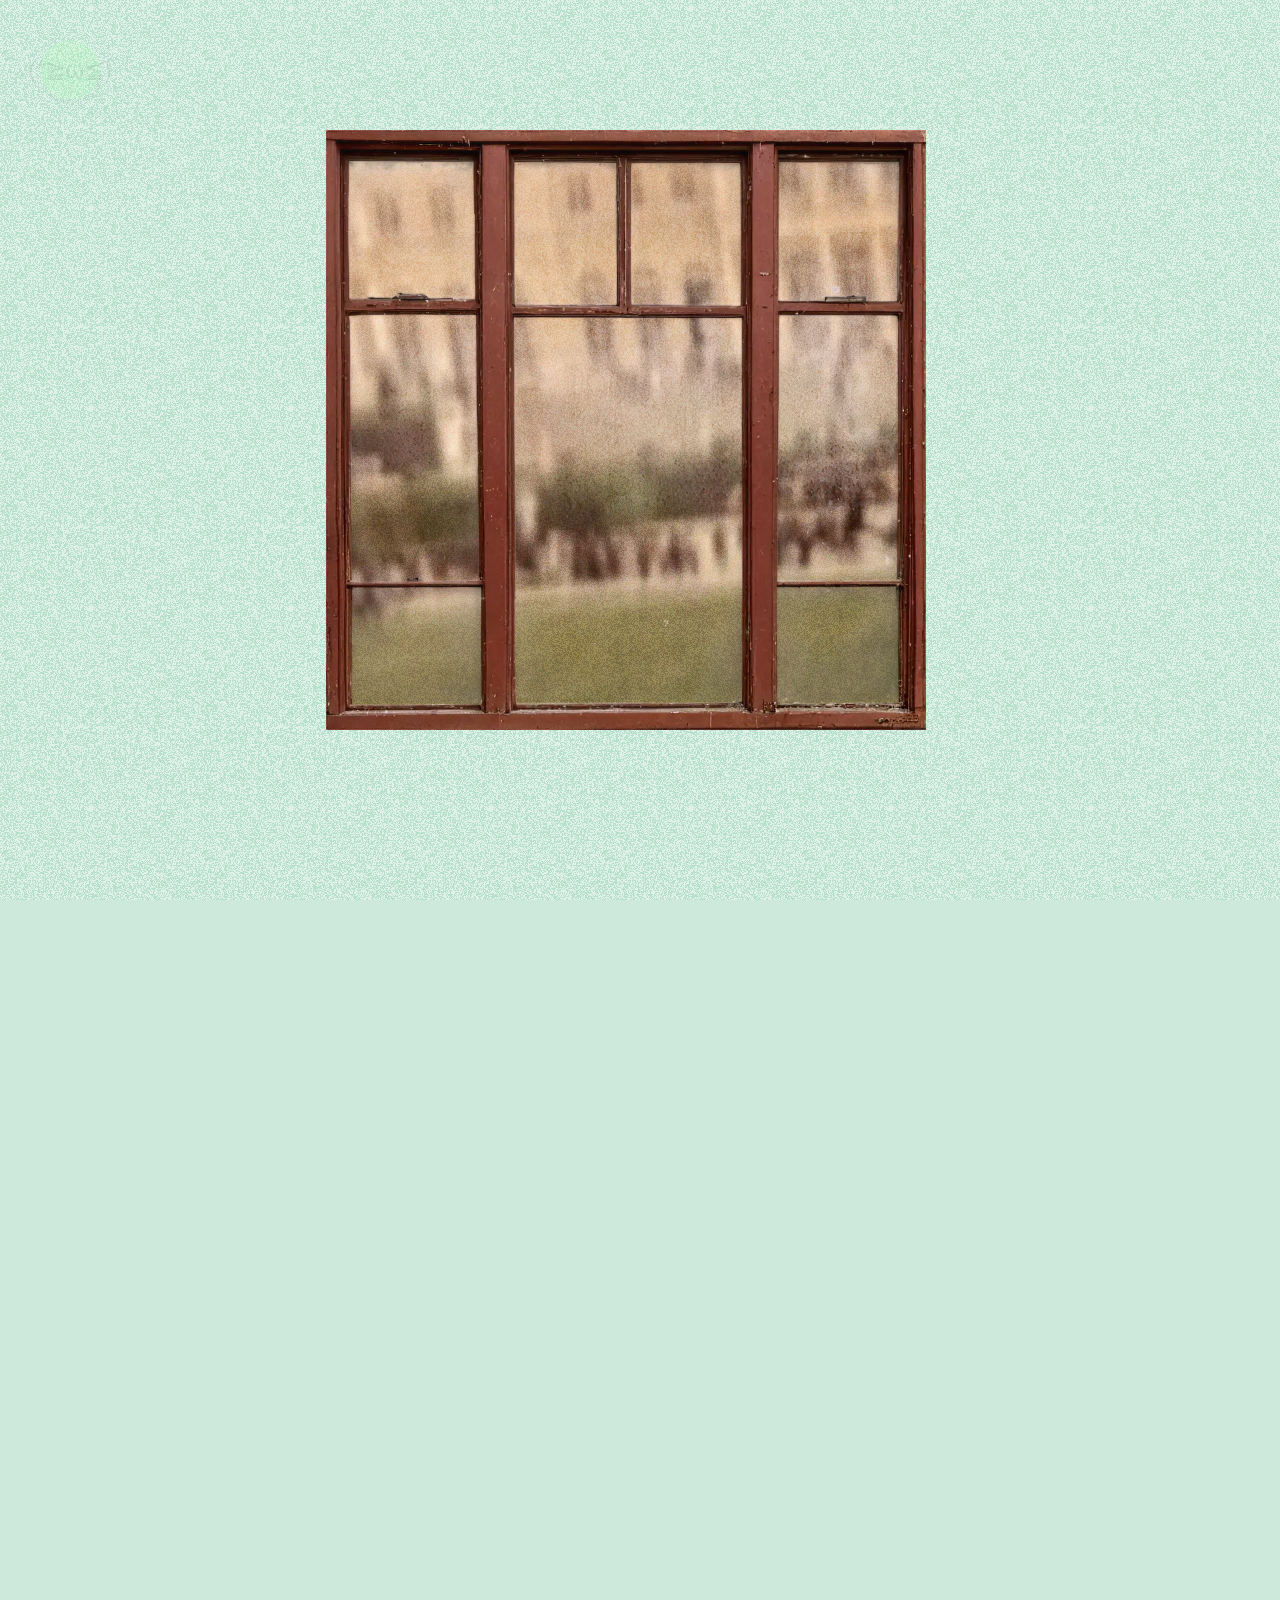
<file: index.html>
<html lang="en">
<head>
    <meta charset="UTF-8">
    <meta name="viewport" content="width=device-width, initial-scale=1.0">
    <title>le jardin des marin</title>
    <link href="windowsstyle.css" rel="stylesheet">
</head>
<body>

         <button class="cute-button" onclick="playAudio()">(*≧ω≦)</button>
<audio id="audio" src="carol.mp3"></audio>
<script>
  function playAudio() {
    const audio = document.getElementById('audio');

    if (audio.paused) {
      audio.play();
    } else {
      audio.pause();
    }
  }
</script>

<div class="home">

  <div class="bunfam" id="brown">
        <div class="window window-brown">
      <div class="content-mask">
                      <a href="recettemama.html" target="_blank">
        <img class="img-before" src="win-brown-a.webp">
        <img class="img-after"  src="win-brown-b.webp">
      </div>
      <img class="window-frame" src="frame-brown.webp">
    </div>
  </div>


  <div class="bunfam" id="red">
        <div class="window window-red">
      <div class="content-mask">
              <a href="" target="_blank">
        <img class="img-before" src="win-red-a.webp">
        <img class="img-after"  src="win-red-b.webp">
      </div>
      <img class="window-frame" src="frame-red.webp">
    </div>
  </div>

  <div class="bunfam" id="green">
        <div class="window window-green">
      <div class="content-mask">
             <a href="garden-landes.html" target="_blank">

        <img class="img-before" src="win-green-a.webp">
        <img class="img-after"  src="win-green-b.webp">
      </div>
      <img class="window-frame" src="frame-green.webp">
    </div>
  </div>

  <div class="bunfam" id="yellow">
<div class="window window-yellow">
      <div class="content-mask">
        <a href="" target="_blank"></a>
        <img class="img-before" src="win-yellow-a.webp">
        <img class="img-after"  src="win-yellow-b.webp">
      </div>
      <img class="window-frame" src="frame-yellow.webp">
    </div>
  </div>

  <div class="bunfam" id="purple">
<div class="window window-purple">
      <div class="content-mask">
        <a href="michel.html" target="_blank">
        <img class="img-before" src="win-purple-a.webp">
        <img class="img-after"  src="win-purple-b.webp">
      </div>
            <img class="window-frame" src="frame-purple.webp">

    </div>
  </div>

  <div class="bunfam" id="black">
<div class="window window-black">
      <div class="content-mask">
        <a href="" target="_blank"></a>
        <img class="img-before" src="win-black-a.webp">
        <img class="img-after"  src="win-black-b.webp">
      </div>
      <img class="window-frame" src="frame-black.webp">
    </div>
  </div>

  <div class="bunfam" id="orange">
<div class="window window-orange megalove-hover">
      <div class="content-mask">
        <a href="" target="_blank"></a>
        <img class="img-before" src="win-orange-a.webp">
        <img class="img-after"  src="win-orange-b.webp">
      </div>
      <img class="window-frame" src="frame-orange.webp">
    </div>
  </div>

   <div class="bunfam" id="blue">
<div class="window window-blue">
      <div class="content-mask">
                      <a href="oulanbator.html" target="_blank">
        <img class="img-before" src="win-blue-a.webp">
        <img class="img-after"  src="win-blue-b.webp">
      </div>
      <img class="window-frame" src="frame-blue.webp">
    </div>
  </div>

</div>

</div>



</body>
</html>
</file>
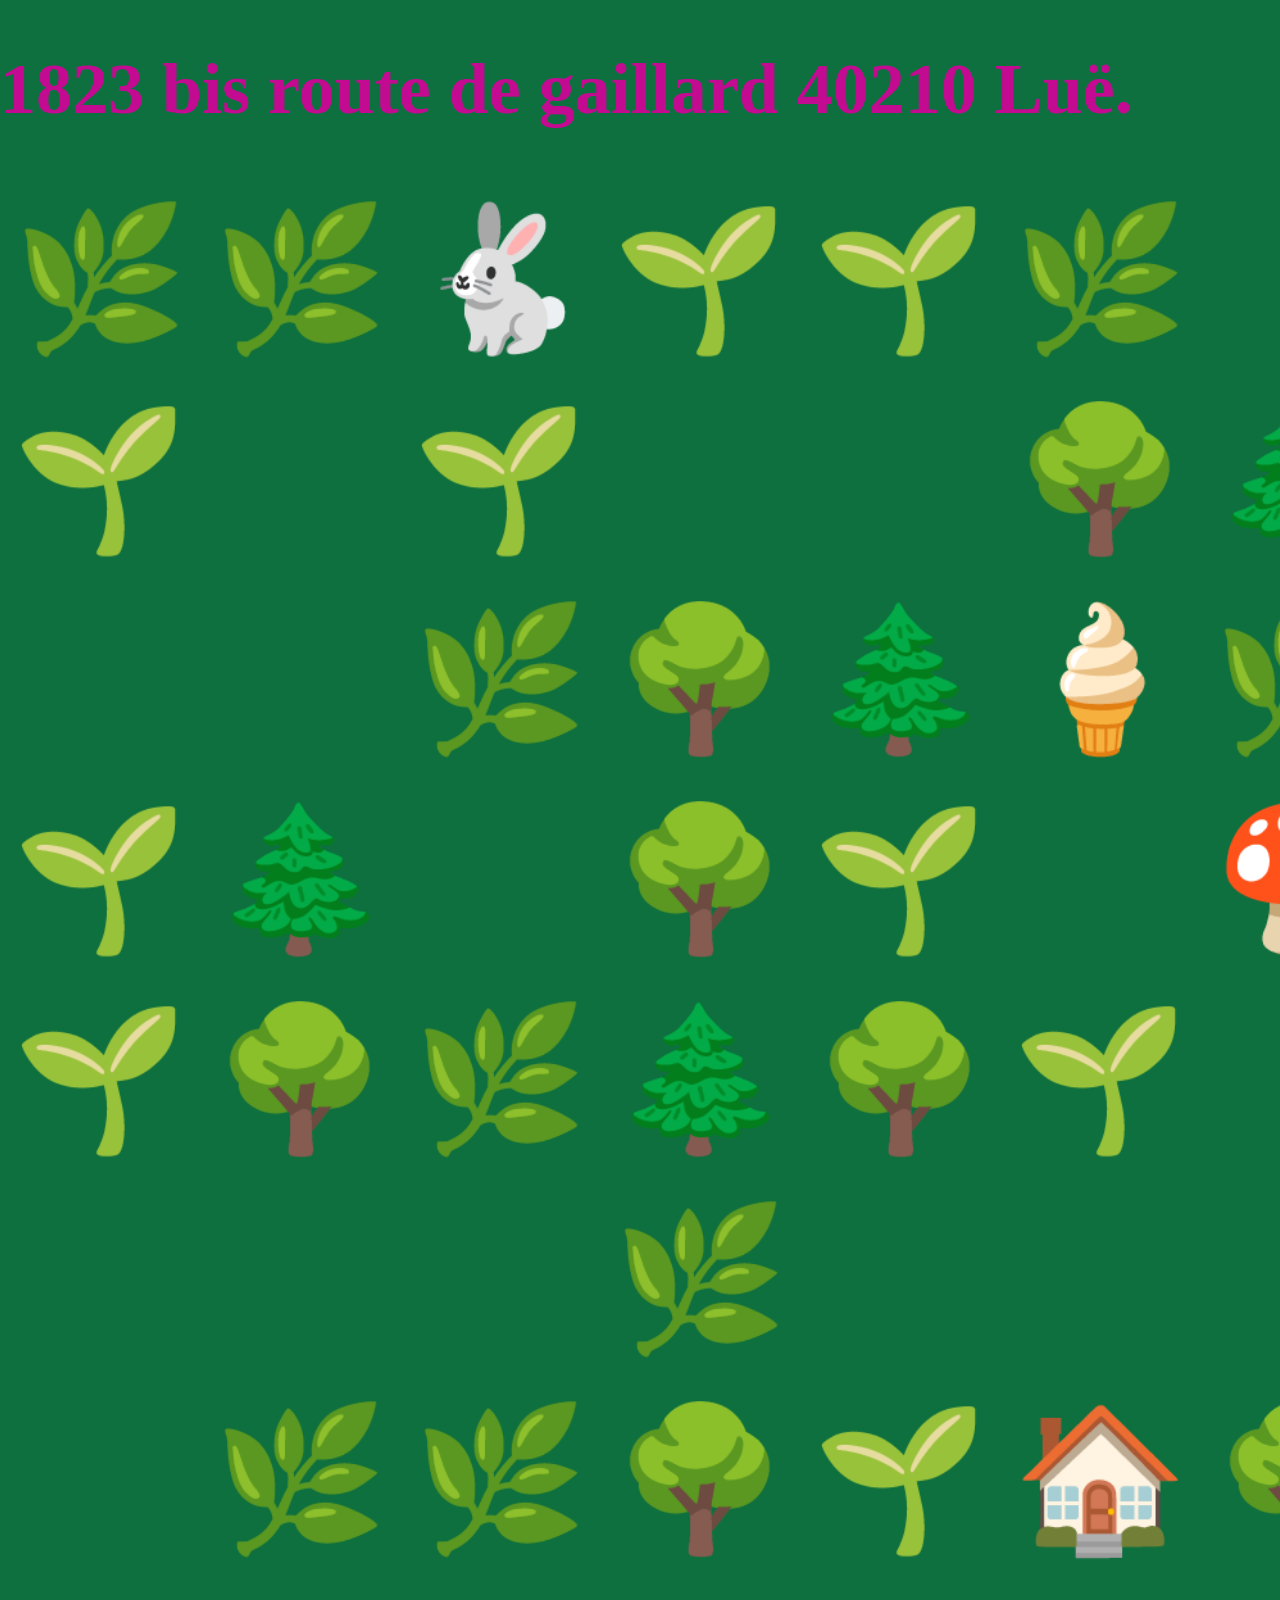
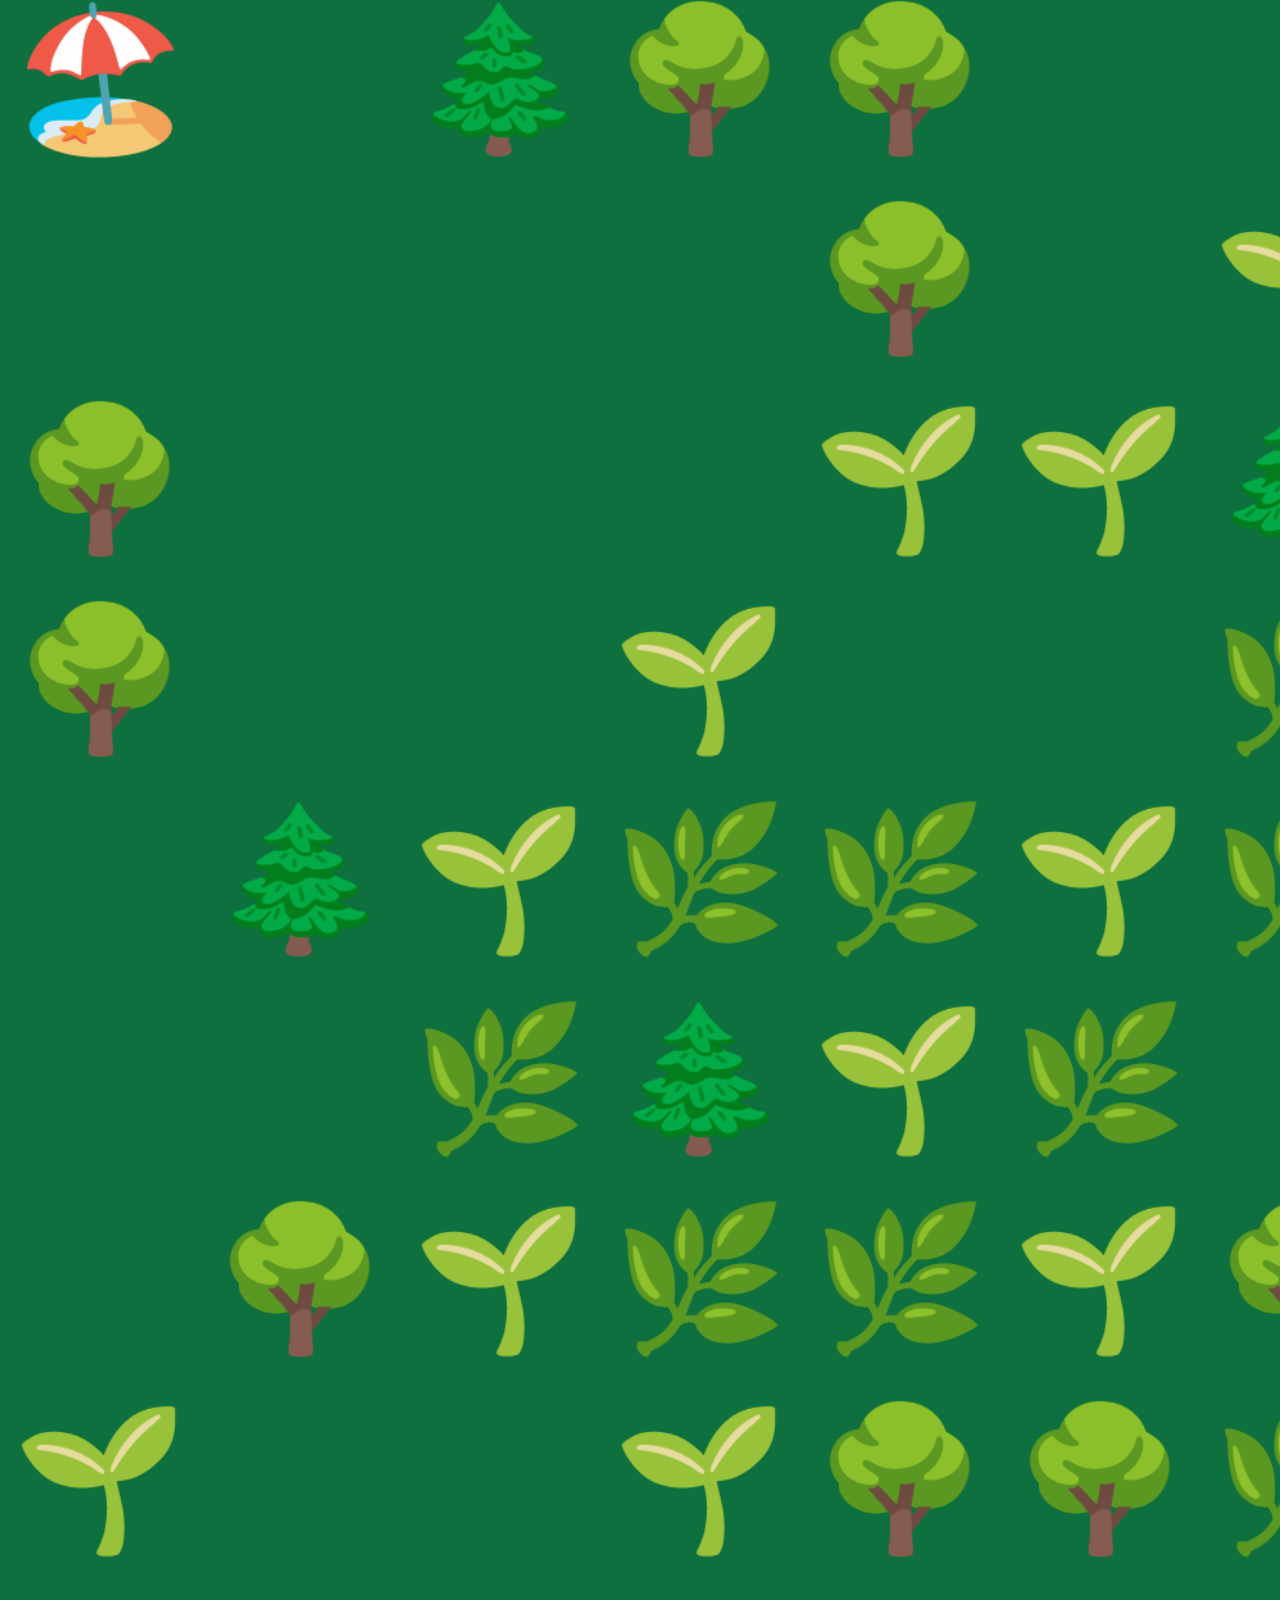
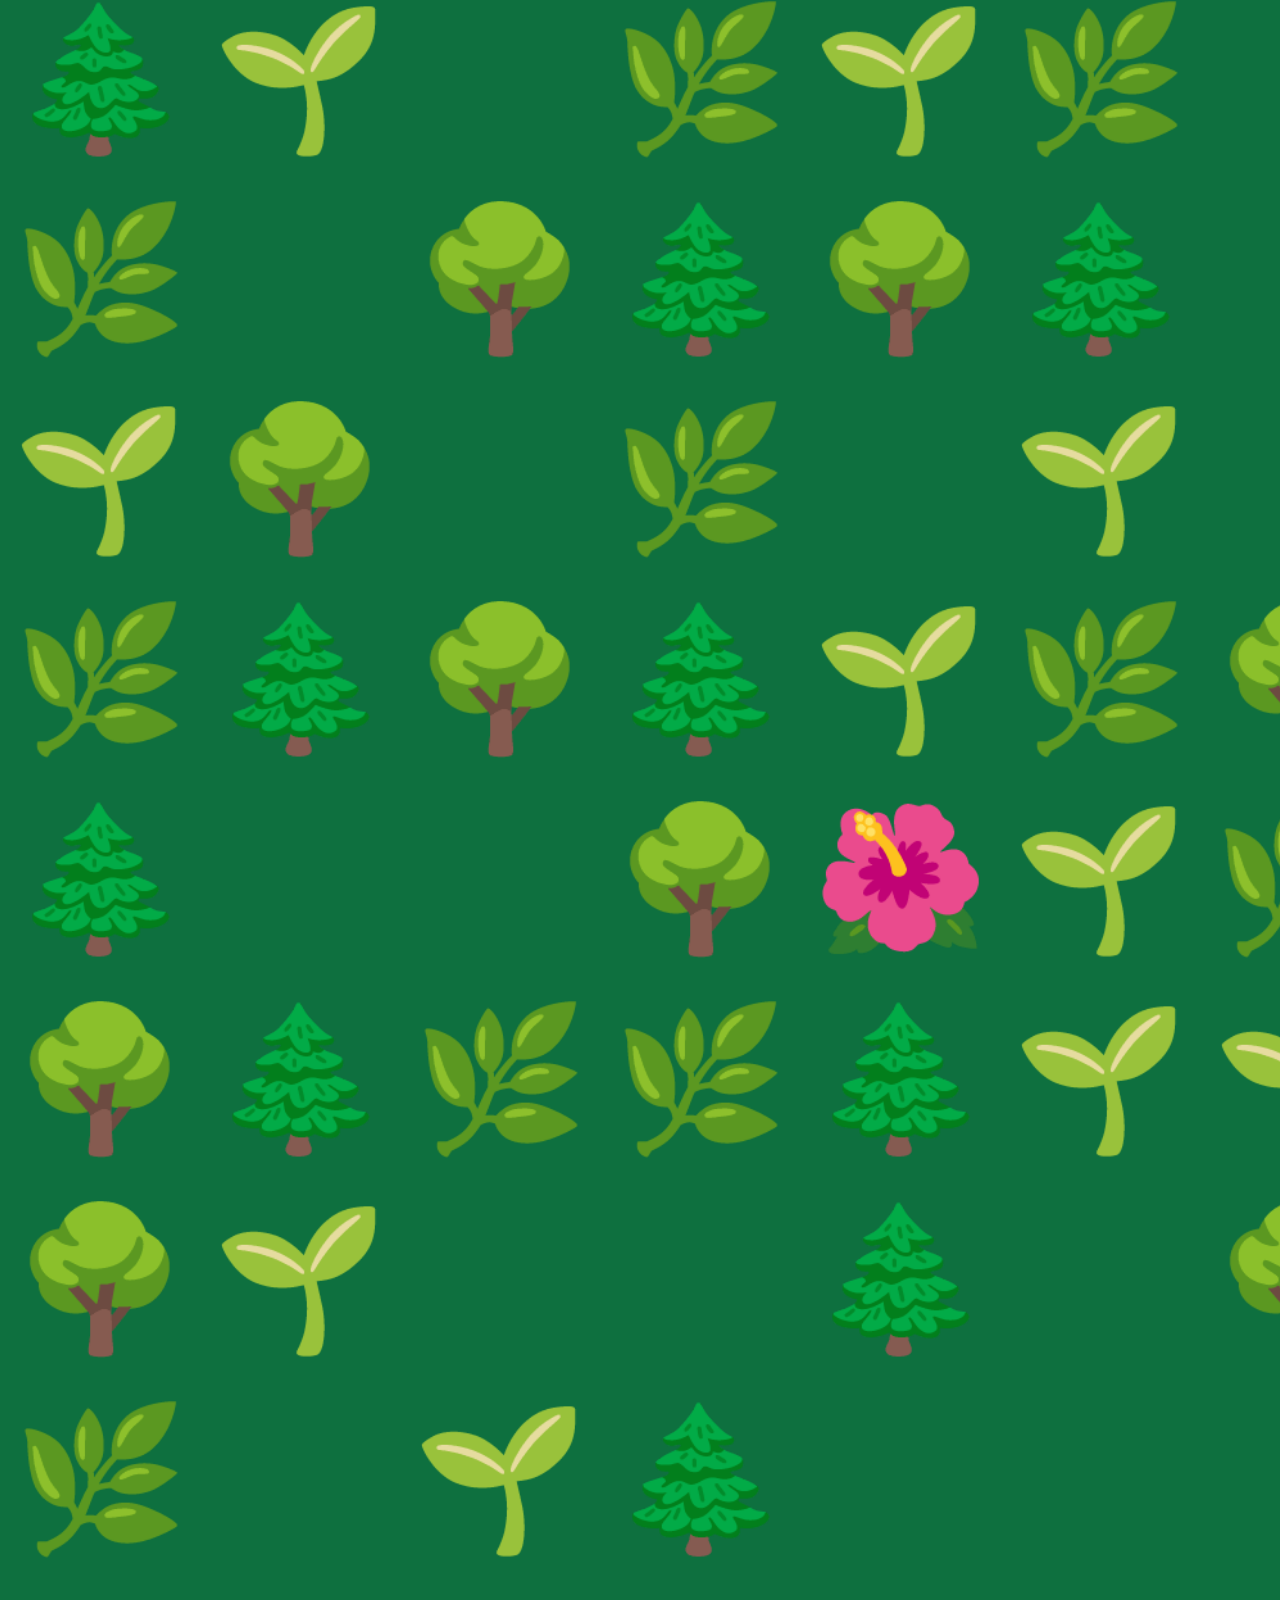
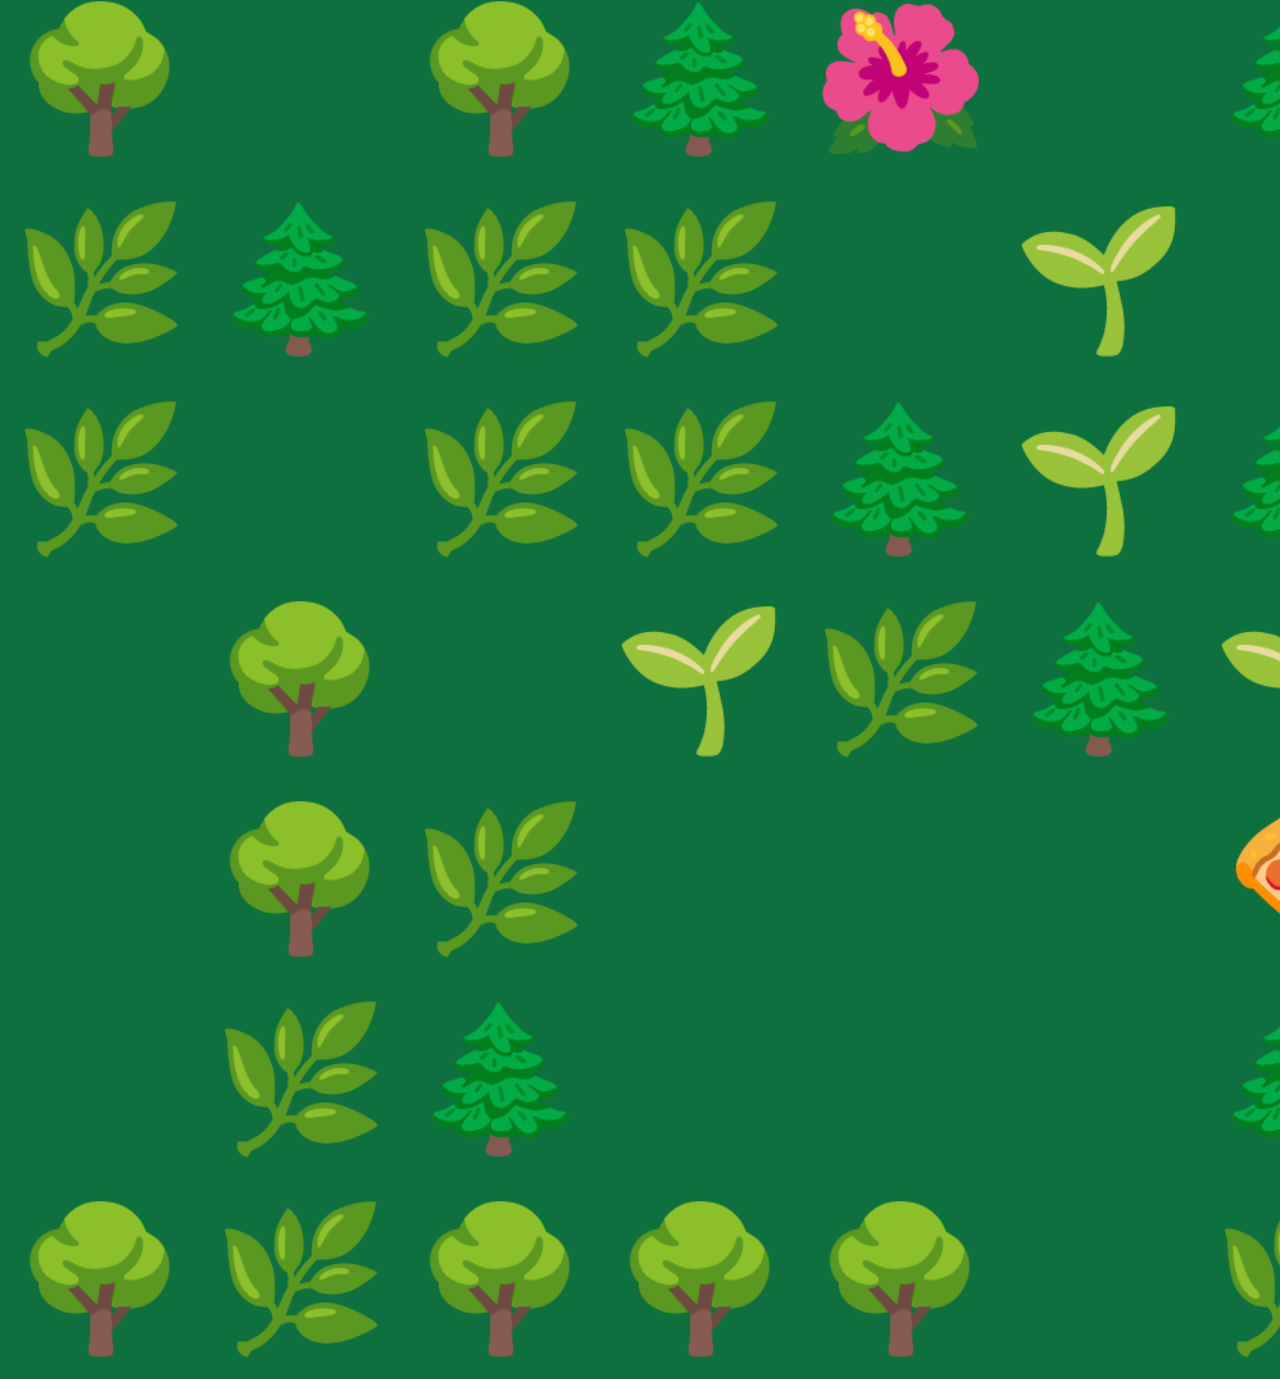
<file: garden-landes.html>
<!DOCTYPE html>
<html lang="en">
<head>
  <meta charset="UTF-8">
  <meta name="viewport" content="width=device-width, initial-scale=1.0">
  <title>1823 bis route de gaillard  40210 Luë.</title>
  <link href="stylelandes.css" rel="stylesheet">
</head>

<body>

<h1>1823 bis route de gaillard  40210 Luë.</h1>

<div class="container" id="forest"></div>

<script src="landes.js"></script>

</body>
</html>
</file>
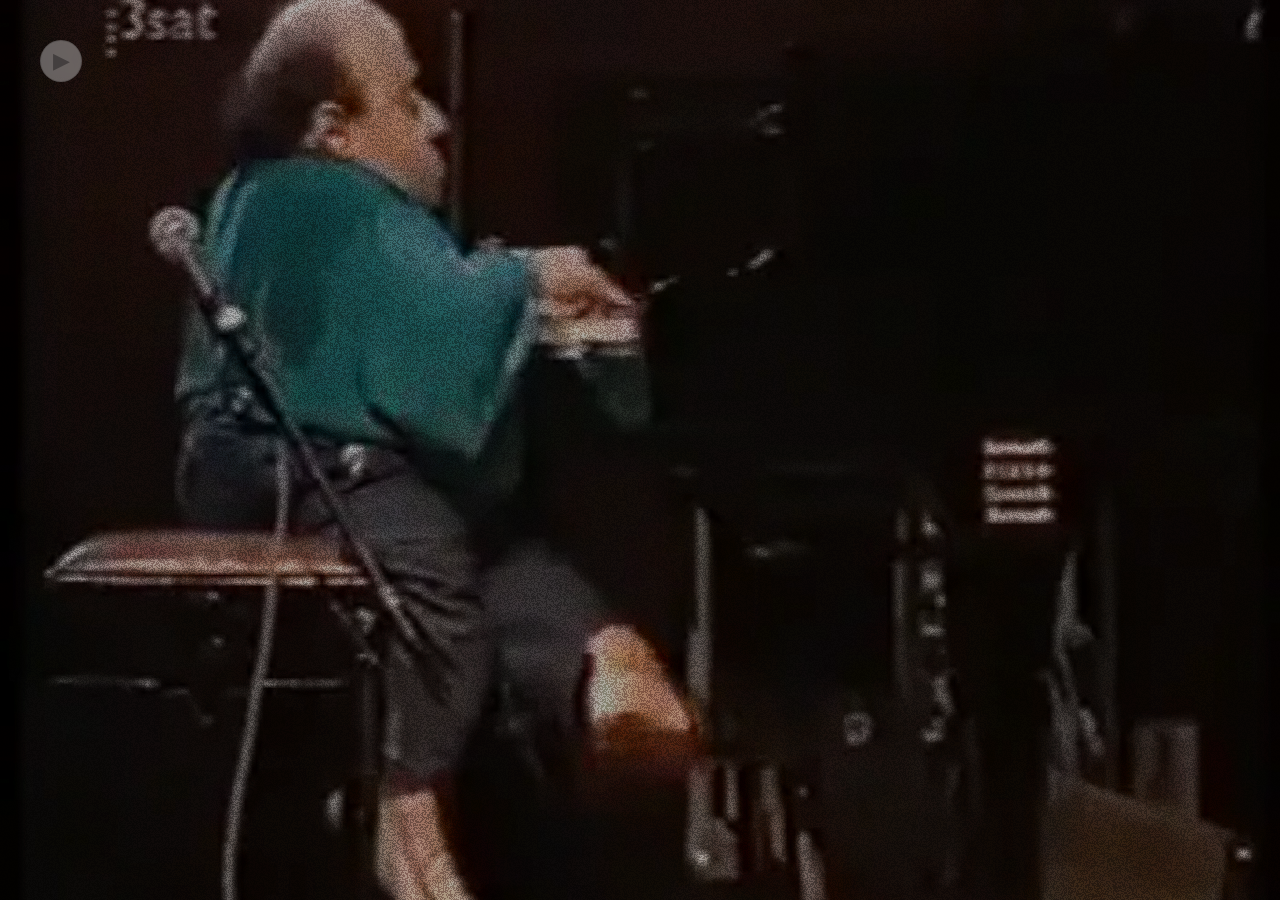
<file: michel.html>
<html lang="en">
<head>
    <meta charset="UTF-8">
    <meta name="viewport" content="width=device-width, initial-scale=1.0">
    <title>michel</title>
    <link rel="stylesheet" href="michel.css">
</head>
<body>
<div class="home">

<!-- Audio toggle button -->
<button class="audio-button-min" id="audioBtn">▶︎</button>

<!-- Audio element (hidden) -->
<audio id="audio" src="michel.mp3"></audio>

<script>
const audio = document.getElementById('audio');
const btn = document.getElementById('audioBtn');

btn.addEventListener('click', () => {
  if (audio.paused) {
    audio.play();
    btn.textContent = "⏸︎"; // pause symbol
  } else {
    audio.pause();
    btn.textContent = "▶︎"; // play symbol
  }
});

// Optional: update button if audio ends
audio.addEventListener('ended', () => {
  btn.textContent = "▶︎";
});
</script>


</div>
</body>
</html>
</file>
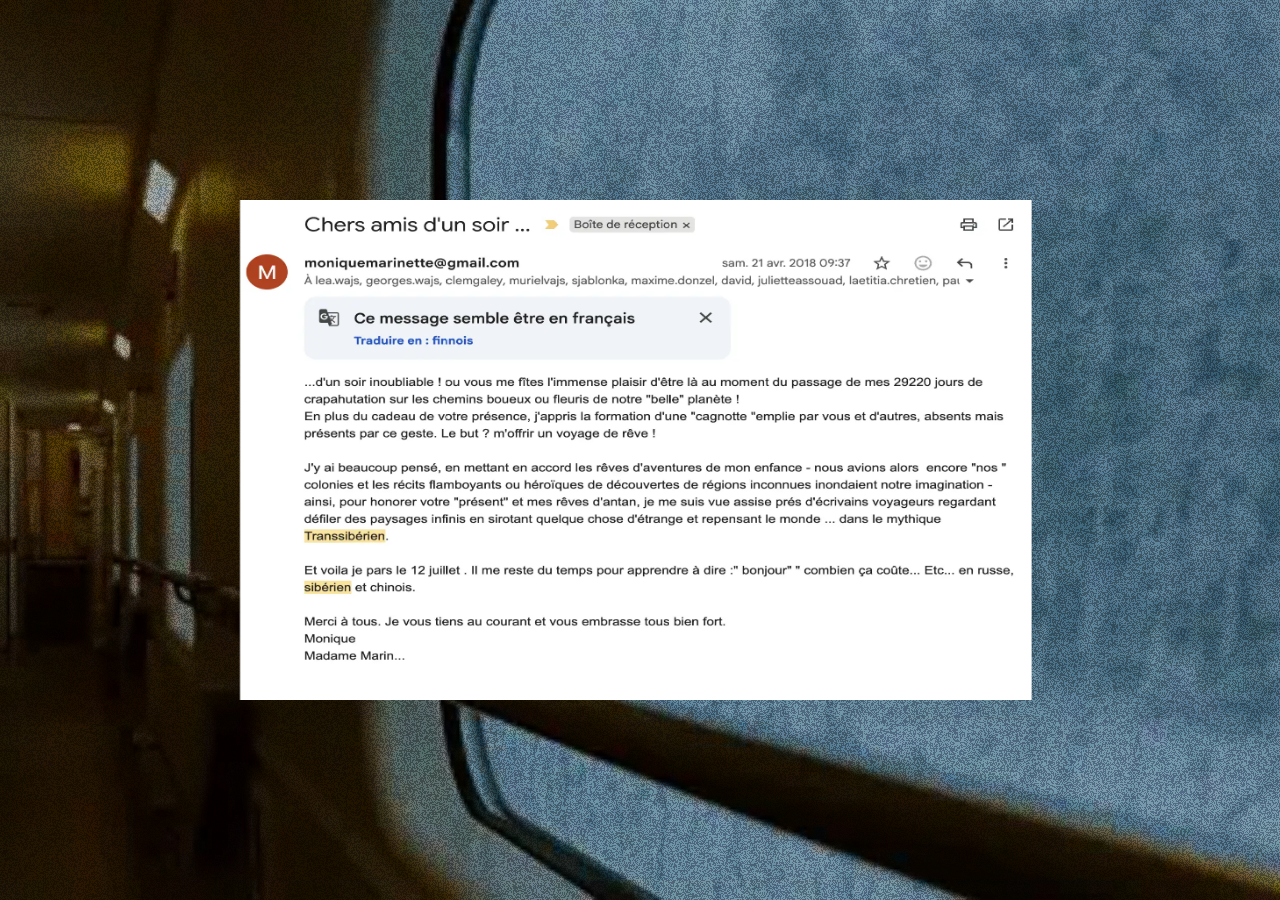
<file: oulanbator.html>
<html lang="en">
<head>
    <meta charset="UTF-8">
    <meta name="viewport" content="width=device-width, initial-scale=1.0">
    <title>Transsibérien</title>
    <link rel="stylesheet" href="oulanbator.css">
</head>
<body>
<div class="home">
<p><img src="oulan.webp" alt="" height="500px" width="800px"></p>
</div>
</body>
</html>
</file>
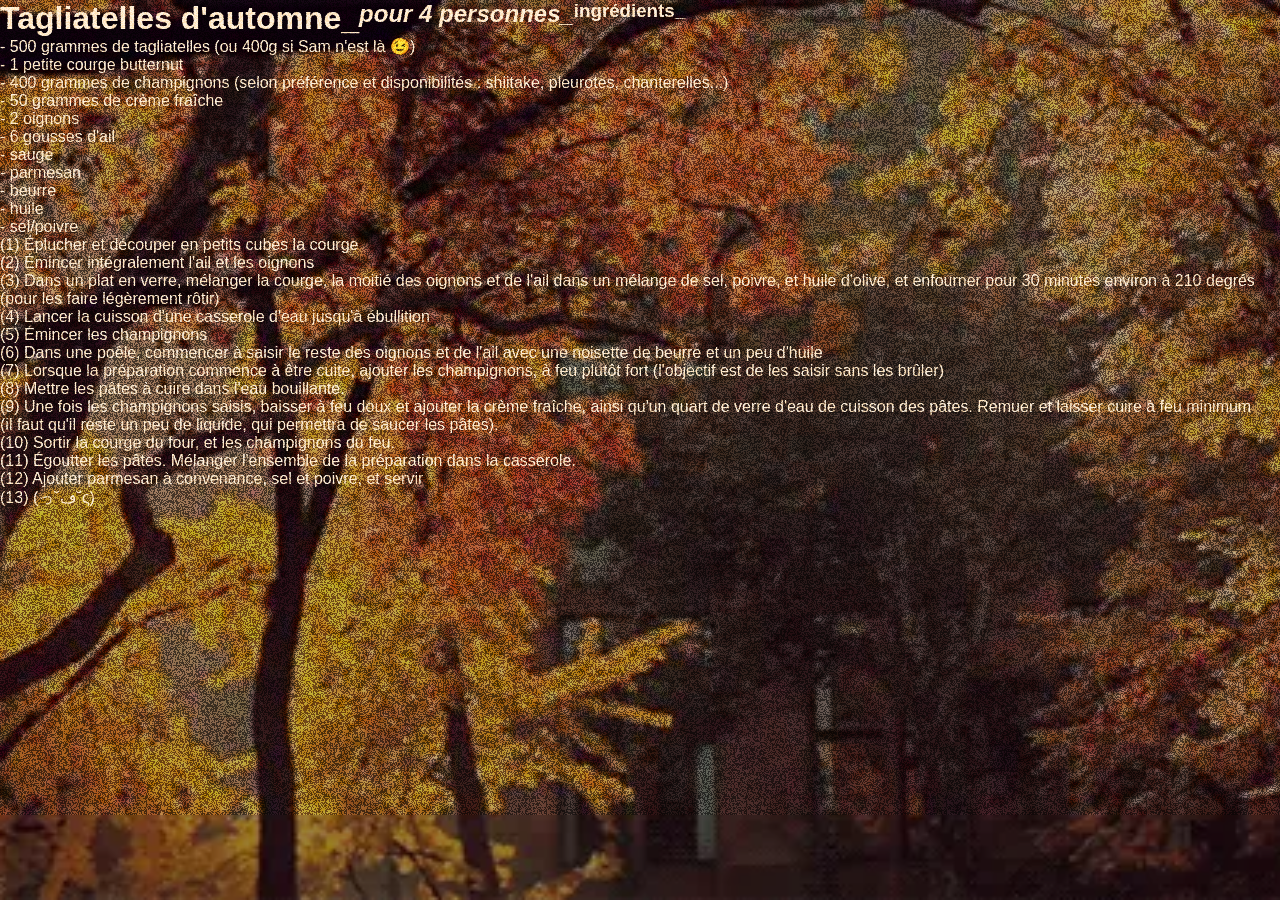
<file: recettemama.html>
<html lang="en">
<head>
    <meta charset="UTF-8">
    <meta name="viewport" content="width=device-width, initial-scale=1.0">
    <title>Tagliatelles d'automne</title>
    <link rel="stylesheet" href="recipestyle.css">
</head>
<body>
<div class="home">
<h1>Tagliatelles d'automne_</h1>
<h2><em>pour 4 personnes_ </em></h2> 
<h3>ingrédients</h3>
<h3>_</h3>
<p>- 500 grammes de tagliatelles (ou 400g si Sam n'est là 😉) <br>
- 1 petite courge butternut<br>
- 400 grammes de champignons (selon préférence et disponibilités : shiitake, pleurotes, chanterelles...)<br>
- 50 grammes de crème fraîche<br>
- 2 oignons<br>
- 6 gousses d'ail<br>
- sauge<br>
- parmesan<br>
- beurre<br>
- huile<br>
- sel/poivre</p>
<p>(1) Éplucher et découper en petits cubes la courge<br>
(2) Émincer intégralement l'ail et les oignons<br>
(3) Dans un plat en verre, mélanger la courge, la moitié des oignons et de l'ail dans un mélange de sel, poivre, et huile d'olive, et enfourner pour 30 minutes environ à 210 degrés (pour les faire légèrement rôtir)<br>
(4) Lancer la cuisson d'une casserole d'eau jusqu'à ébullition<br>
(5) Émincer les champignons<br>
(6) Dans une poêle, commencer à saisir le reste des oignons et de l'ail avec une noisette de beurre et un peu d'huile<br>
(7) Lorsque la préparation commence à être cuite, ajouter les champignons, à feu plutôt fort (l'objectif est de les saisir sans les brûler)<br>
(8) Mettre les pâtes à cuire dans l'eau bouillante.<br>
(9) Une fois les champignons saisis, baisser à feu doux et ajouter la crème fraîche, ainsi qu'un quart de verre d'eau de cuisson des pâtes. Remuer et laisser cuire à feu minimum (il faut qu'il reste un peu de liquide, qui permettra de saucer les pâtes).<br>
(10) Sortir la courge du four, et les champignons du feu.<br>
(11) Égoutter les pâtes. Mélanger l'ensemble de la préparation dans la casserole.<br>
(12) Ajouter parmesan à convenance, sel et poivre, et servir<br>
(13) (っ˘ڡ˘ς)<br>
<br>
<br>
<br>
<br>
<br>
<br>
<br>
<br>
<br>
<br>
<br>
<br>
<br>
<br>
<br>
<br>
<br>
</p>
</div>
</body>
</html>
</file>
<file: windowsstyle.css>
/* =========================
   RESET / BASE
========================= */
* {
  box-sizing: border-box;
  margin: 0;
  padding: 0;
}

html, body {
  width: 100%;
  height: 100%;
  background: #cce9db;
  overflow: auto;
  font-family: sans-serif;
}

/* =========================
   GLOBAL BACKGROUND SHIMMER
========================= */
.home {
  position: relative;       
  min-width: 200vw;
  min-height: 200vh;
  display: flex;
  flex-wrap: wrap;
  overflow: visible; /* allow button to escape if needed */
}

.home::before {
  content: "";
  position: absolute;
  inset: 0;
  pointer-events: none;
  z-index: 1;  /* behind all .bunfam content */

  background-image: url("shimmer.webp");
  background-repeat: repeat;
  background-size: 200px 200px;
  opacity: 0.40;  /* strong shimmer */
  mix-blend-mode: overlay;

  animation: glitterNoise 8s linear infinite 2s;
}

/* =========================
   BUNFAM ELEMENTS
========================= */
.bunfam {
  width: 90vw;
  height: 90vh;
  display: flex;
padding-top: 50px;
  align-items: center;
  justify-content: center;
  position: relative;
  z-index: 2;             /* above background shimmer */
  overflow: hidden;        /* contain internal shimmer */
}

/* =========================
   SUBTLE SHIMMER INSIDE BUNFAM
========================= */
.content-mask::after {
  content: "";
  position: absolute;
  inset: 0;
  pointer-events: none;
  z-index: 1;            /* behind images but above background */
  
  background-image: url("shimmer.webp");
  background-repeat: repeat;
  background-size: 200px 200px;
  opacity: 0.10;         /* very subtle */
  mix-blend-mode: overlay;

  animation: glitterNoise2 6s linear infinite;
}

/* =========================
   SHIMMER ANIMATION
========================= */
@keyframes glitterNoise {
  0% { transform: translate(0, 0); }
  50% { transform: translate(-30px, 30px); }
  100% { transform: translate(0, 0); }
}

@keyframes glitterNoise2 {
  0% { transform: translate(0, 0); }
  50% { transform: translate(-20px, 20px); }
  100% { transform: translate(0, 0); }
}

/* =========================
   OBJET FENÊTRE (AUTO-RATIO)
========================= */
.window {
  position: relative;
  display: inline-block;
  width: var(--size, 600px);
  aspect-ratio: var(--ratio, 1 / 1);
}

/* =========================
   ZONE VISIBLE
========================= */
.content-mask {
  position: absolute;
  inset: 0;
  overflow: hidden;
  z-index: 1;
}

.content-mask img {
  position: absolute;
  inset: 0;
  width: 100%;
  height: 100%;
  transition: opacity 0.4s ease;
}

.fit-cover .content-mask img { object-fit: cover; }
.fit-contain .content-mask img { object-fit: contain; background: #000; }

/* =========================
   CADRE
========================= */
.window-frame {
  position: absolute;
  inset: 0;
  width: 100%;
  height: 100%;
  z-index: 3;
  pointer-events: none;
}

/* =========================
   HOVER
========================= */
.img-after { opacity: 0; }

.window:hover .img-after { opacity: 1; }
.window:hover .img-before { opacity: 0; }

/* =========================
   COULEURS / PADDING
========================= */
#brown { padding-top: 50px; padding-left: 100px; }
#red { padding-right: 400px; }
#green { padding-top: 50px; padding-left: 300px; }
#yellow { padding-top: 50px; padding-right: 100px; }
#purple { padding-top: 50px; padding-left: 0px; }
#black { padding-top: 50px; padding-left: 100px; }
#orange { padding-top: 50px; padding-left: 100px; }
#blue { padding-top: 50px; padding-left: 100px; }
#grey { padding-top: 50px; padding-left: 100px; }

/* =========================
   CADRES MODULATIONS
========================= */
.window-red .content-mask { top: 12%; left: 14%; width: 72%; height: 68%; }
.window-green .content-mask { top: 10%; left: 10%; width: 80%; height: 85%; }
.window-yellow .content-mask { top: 20%; left: 15%; width: 70%; height: 63%; }
.window-purple .content-mask { top: 0%; left: 0%; width: 90%; height: 70%; }
.window-orange .content-mask { top: 15%; left: 25%; width: 55%; height: 65%; }
.window-black .content-mask { top: 5%; left: 5%; width: 90%; height: 90%; }
.window-blue .content-mask { top: 0%; left: 0%; width: 100%; height: 100%; }


/* =========================
   AUDIO BUTTON (ABOVE EVERYTHING)
========================= */
.cute-button {
  position: fixed;
  top: 40px;
  left: 40px;
  width: 60px;
  height: 60px;
  border-radius: 50%;
  border: none;
  background-color: #a9ffaf39;
  color: #00000011;
  font-size: 1.5rem;
  display: flex;
  justify-content: center;
  align-items: center;
  cursor: pointer;
  transition: transform 0.2s, box-shadow 0.2s;
  box-shadow: 0 4px 6px rgba(0,0,0,0.033);
  z-index: 9999999; /* extremely high to stay above shimmer and all content */
}

.cute-button:hover {
  transform: scale(1.2);
  box-shadow: 0 6px 10px rgba(0,0,0,0.3);
}

.cute-button:active {
  transform: scale(0.95);
  box-shadow: 0 2px 4px rgba(0,0,0,0.075);
}
</file>
<file: stylelandes.css>
body {
font-size: 36px;
background-color:rgb(14, 112, 63);
color: rgb(195, 11, 146);
}

.container {
  display: grid;
  grid-template-columns: repeat(30, 200px);
  grid-template-rows: repeat(30, 200px);
  font-size: 140px;
}

.container > div:empty {
  pointer-events: none;
}


.container > div {
  width: 200px;
  height: 200px;
  display: flex;
  align-items: center;
  justify-content: center;
}

.container > div:hover p {
  transform: scale(1.5);
}

.container {
  overflow: visible;
}

.container > div {
  position: relative;
}


.rabbit {
  position: relative; /* needed for pseudo-elements */
}

.rabbit:hover {
  background-image: url("rabbit.webp");
  background-size: cover;
  background-position: center;
}

.rabbit::before,
.rabbit::after {
  content: "";
  position: absolute;
  inset: 0;
  background-size: cover;
  background-position: center;
  pointer-events: none;
}

.rabbit::before { filter: hue-rotate(90deg); }
.rabbit::after  { filter: hue-rotate(-90deg); }

.rabbit:hover::before,
.rabbit:hover::after {
  background-image: url("rabbit.webp"); /* must repeat */
  opacity: 1;
  animation: glitch 0.2s infinite;
}

.home {
  position: relative; /* needed for pseudo-elements */
}

.home:hover {
  background-image: url("garden-hover.webp");
  background-size: cover;
  background-position: center;
}

.home::before,
.home::after {
  content: "";
  position: absolute;
  inset: 0;
  background-size: cover;
  background-position: center;
  pointer-events: none;
}

.home::before { filter: saturate(200%) blur(0.5px); }
.home::after  { filter: saturate(180%) blur(0.5px); }

.home:hover::before,
.home:hover::after {
  background-image: url("garden-hover.webp"); /* must repeat */
  opacity: 1;
  animation: glitch 1s infinite;
}



#grid-itemsquirrel1:hover {
  background-image: url("squirrel.webp");
  background-size: cover;
  background-position: center;
}


html, body {
  margin: 0;
  padding: 0;
  width: 100%;
  height: 100%;
}


.grid-item {
  z-index: 1;
}


.grid-item {
  transition: transform 0.3s ease, filter 0.3s ease;
}

.grid-item:hover {
  transform: scale(1.8) rotate(-1deg);
  filter: blur(1.5px) contrast(130%) saturate(140%);
}

.grid-item {
  width: 200px;
  height: 200px;
  display: flex;
  align-items: center;
  justify-content: center;
}

@keyframes glitch {
  0%   { transform: translate(0, 0); }
  25%  { transform: translate(-2px, 2px); }
  50%  { transform: translate(2px, -2px); }
  75%  { transform: translate(-1px, 1px); }
  100% { transform: translate(0, 0); }
}

/* hidden by default */
.tent .tooltip {
  position: absolute;
  bottom: 100%; /* above the tent emoji */
  left: 50%;
  transform: translateX(-50%);
  background-color: rgba(255,255,255,0.9);
  color: #333;
  padding: 10px;
  border-radius: 8px;
  font-size: 16px;
  white-space: nowrap;
  pointer-events: none;
  opacity: 0;
  transition: opacity 0.3s ease;
  z-index: 10;
}

/* show tooltip on hover */
.tent:hover .tooltip {
  opacity: 1;
}

.loveflower {
  position: relative; /* needed for pseudo-elements */
}

/* hidden by default */
.loveflower .hover-text {
  position: absolute;
  color: #fff;
  font-size: 24px;
  bottom: 50%;
  left: 50%;
  transform: translate(-50%, 50%);
  opacity: 0;
  pointer-events: none;
  transition: opacity 0.3s ease;
}

/* make emoji disappear */
.loveflower:hover p {
  opacity: 0;
  transition: opacity 0.2s ease;
}

/* make text appear */
.loveflower:hover .hover-text {
  opacity: 1;
}

body {
  cursor: url('cursor-rabbit.png') 16 16, auto;
}

.cat {
  position: relative; /* needed for pseudo-elements */
}

.cat:hover {
  background-image: url("cat.webp");
  background-size: cover;
  background-position: center;
}

.cat::before,
.cat::after {
  content: "";
  position: absolute;
  inset: 0;
  background-size: cover;
  background-position: center;
  pointer-events: none;
}

.cat::before { filter: hue-rotate(90deg); }
.cat::after  { filter: hue-rotate(-90deg); }

.cat:hover::before,
.cat:hover::after {
  background-image: url("cat.webp"); /* must repeat */
  opacity: 1;
  animation: glitch 0.2s infinite;
}

.bike {
  position: relative; /* needed for pseudo-elements */
}

.bike:hover {
  background-image: url("velo.webp");
  background-size: cover;
  background-position: center;
}

.bike::before,
.bike::after {
  content: "";
  position: absolute;
  inset: 0;
  background-size: cover;
  background-position: center;
  pointer-events: none;
}


.bike:hover::before,
.bike:hover::after {
  background-image: url("velo.webp"); /* must repeat */
  opacity: 1;
  animation: glitch 0.2s infinite;
}

.pizza {
  position: relative; /* needed for pseudo-elements */
}

.pizza:hover {
  background-image: url("pizza.webp");
  background-size: cover;
  background-position: center;
}

.pizza::before,
.pizza::after {
  content: "";
  position: absolute;
  inset: 0;
  background-size: cover;
  background-position: center;
  pointer-events: none;
}

.pizza::before { filter: hue-rotate(90deg); }
.pizza::after  { filter: hue-rotate(-90deg); }

.pizza:hover::before,
.pizza:hover::after {
  background-image: url("pizza.webp"); /* must repeat */
  opacity: 1;
  animation: glitch 0.1s infinite;
}

.beach {
  position: relative; /* needed for pseudo-elements */
}

.beach:hover {
  background-image: url("plage.webp");
  background-size: cover;
  background-position: center;
}

.beach::before,
.beach::after {
  content: "";
  position: absolute;
  inset: 0;
  background-size: cover;
  background-position: center;
  pointer-events: none;
}

.beach:hover::before,
.beach:hover::after {
  background-image: url("plage.webp"); /* must repeat */
  opacity: 1;
  animation: glitch 0.1s infinite;
}

.car {
  position: relative; /* needed for pseudo-elements */
}

.car:hover {
  background-image: url("car.webp");
  background-size: cover;
  background-position: center;
}

.car::before,
.car::after {
  content: "";
  position: absolute;
  inset: 0;
  background-size: cover;
  background-position: center;
  pointer-events: none;
}

.car:hover::before,
.car:hover::after {
  background-image: url("car.webp"); /* must repeat */
  opacity: 1;
  animation: glitch 0.1s infinite;
}

.cream {
  position: relative; /* needed for pseudo-elements */
}

.cream:hover {
  background-image: url("miam.webp");
  background-size: cover;
  background-position: center;
}

.cream::before,
.cream::after {
  content: "";
  position: absolute;
  inset: 0;
  background-size: cover;
  background-position: center;
  pointer-events: none;
}

.cream:hover::before,
.cream:hover::after {
  background-image: url("miam.webp"); /* must repeat */
  opacity: 1;
  animation: glitch 0.1s infinite;
}

.cricri {
  position: relative; /* needed for pseudo-elements */
}

.cricri:hover {
  background-image: url("cricri.webp");
  background-size: cover;
  background-position: center;
}

.cricri::before,
.cricri::after {
  content: "";
  position: absolute;
  inset: 0;
  background-size: cover;
  background-position: center;
  pointer-events: none;
}


.cricri:hover::before,
.cricri:hover::after {
  background-image: url("cricri.webp"); /* must repeat */
  opacity: 1;
  animation: glitch 0.2s infinite;
}
</file>
<file: michel.css>
/* =========================
   RESET / BASE
========================= */
* {
  box-sizing: border-box;
  margin: 0;
  padding: 0;
}

html, body {
  width: 100%;
  height: 100%;
  font-family: sans-serif;
  background: #cce9db;
}

/* =========================
   BACKGROUND IMAGE
========================= */
body {
  position: relative;
  background-image: url("michel-bg.webp");
  background-size: cover;
  background-position: center;
  background-repeat: no-repeat;
}

/* =========================
   DARK OVERLAY
========================= */
body::before {
  content: "";
  position: fixed;
  inset: 0;
  background: rgba(0, 0, 0, 0.4);
  pointer-events: none;
  z-index: 1;
}

/* =========================
   FULL PAGE SHIMMER
========================= */
body::after {
  content: "";
  position: fixed;
  inset: 0;
  pointer-events: none;
  z-index: 2;

  background-image: url("shimmer.webp");
  background-repeat: repeat;
  background-size: 200px 200px;

  opacity: 0.20;
  mix-blend-mode: overlay;

  animation: glitterNoise 8s linear infinite;
}

/* =========================
   CONTENT
========================= */
.home {
  position: relative;
  z-index: 3; /* above overlays */
  min-height: 100vh;
  display: flex;
  align-items: center;
  justify-content: center;
}

/* =========================
   SHIMMER ANIMATION
========================= */
@keyframes glitterNoise {
  0%   { background-position:   0   0; }
  100% { background-position: 400px 400px; }
}

.audio-button-min {
  position: fixed;
  top: 40px;
  left: 40px;

  width: 42px;
  height: 42px;
  border-radius: 50%;

  background: rgba(255,255,255,0.35);
  border: 1px solid rgba(0,0,0,0.15);

  font-size: 22px;
  line-height: 1;
  color: rgba(0,0,0,0.35);

  display: flex;
  align-items: center;
  justify-content: center;

  cursor: pointer;
  backdrop-filter: blur(4px);

  transition: transform 0.2s ease, opacity 0.2s ease, box-shadow 0.2s ease;

  z-index: 9999999; /* above everything */
}

.audio-button-min:hover {
  transform: scale(1.1);
  opacity: 0.8;
  box-shadow: 0 0 12px rgba(0,0,0,0.08);
}

.audio-button-min:active {
  transform: scale(0.95);
}
</file>
<file: oulanbator.css>
/* =========================
   RESET / BASE
========================= */
* {
  box-sizing: border-box;
  margin: 0;
  padding: 0;
}

html, body {
  width: 100%;
  height: 100%;
  font-family: sans-serif;
  background: #cce9db;
}

/* =========================
   BACKGROUND IMAGE
========================= */
body {
  position: relative;
  background-image: url("oulan-bg.webp");
  background-size: cover;
  background-position: center;
  background-repeat: no-repeat;
}

/* =========================
   DARK OVERLAY
========================= */
body::before {
  content: "";
  position: fixed;
  inset: 0;
  background: rgba(0, 0, 0, 0.4);
  pointer-events: none;
  z-index: 1;
}

/* =========================
   FULL PAGE SHIMMER
========================= */
body::after {
  content: "";
  position: fixed;
  inset: 0;
  pointer-events: none;
  z-index: 2;

  background-image: url("shimmer.webp");
  background-repeat: repeat;
  background-size: 200px 200px;

  opacity: 0.20;
  mix-blend-mode: overlay;

  animation: glitterNoise 8s linear infinite;
}

/* =========================
   CONTENT
========================= */
.home {
  position: relative;
  z-index: 3; /* above overlays */
  min-height: 100vh;
  display: flex;
  align-items: center;
  justify-content: center;
}

/* =========================
   SHIMMER ANIMATION
========================= */
@keyframes glitterNoise {
  0%   { background-position:   0   0; }
  100% { background-position: 400px 400px; }
}
</file>
<file: recipestyle.css>
/* =========================
   RESET / BASE
========================= */
* {
  box-sizing: border-box;
  margin: 0;
  padding: 0;
}

html, body {
  width: 100%;
  height: 100%;
  background: #cce9db;
  color:blanchedalmond;
  overflow: auto;
  font-family: sans-serif;
}

html, body {
  height: 100%;
  margin: 0;
}

body {
  background-image: url("recipe-bg.webp");
  background-size: cover;      /* fills the screen */
  background-position: center; /* keeps it centered */
  background-repeat: no-repeat;
}

/* dark overlay */
body::before {
  content: "";
  position: fixed;
  inset: 0;
  background: rgba(0, 0, 0, 0.4); /* adjust darkness here */
  pointer-events: none;}

/* =========================
   GLOBAL BACKGROUND SHIMMER
========================= */
.home {
  position: relative;       
  min-width: 20vw;
  min-height: 20vh;
  display: flex;
  flex-wrap: wrap;
  overflow: visible; /* allow button to escape if needed */
}

.home::before {
  content: "";
  position: absolute;
  inset: 0;
  pointer-events: none;
  z-index: 1;  /* behind all .bunfam content */

  background-image: url("shimmer.webp");
  background-repeat: repeat;
  background-size: 200px 200px;
  opacity: 0.40;  /* strong shimmer */
  mix-blend-mode: overlay;

  animation: glitterNoise 8s linear infinite 2s;
}
</file>
